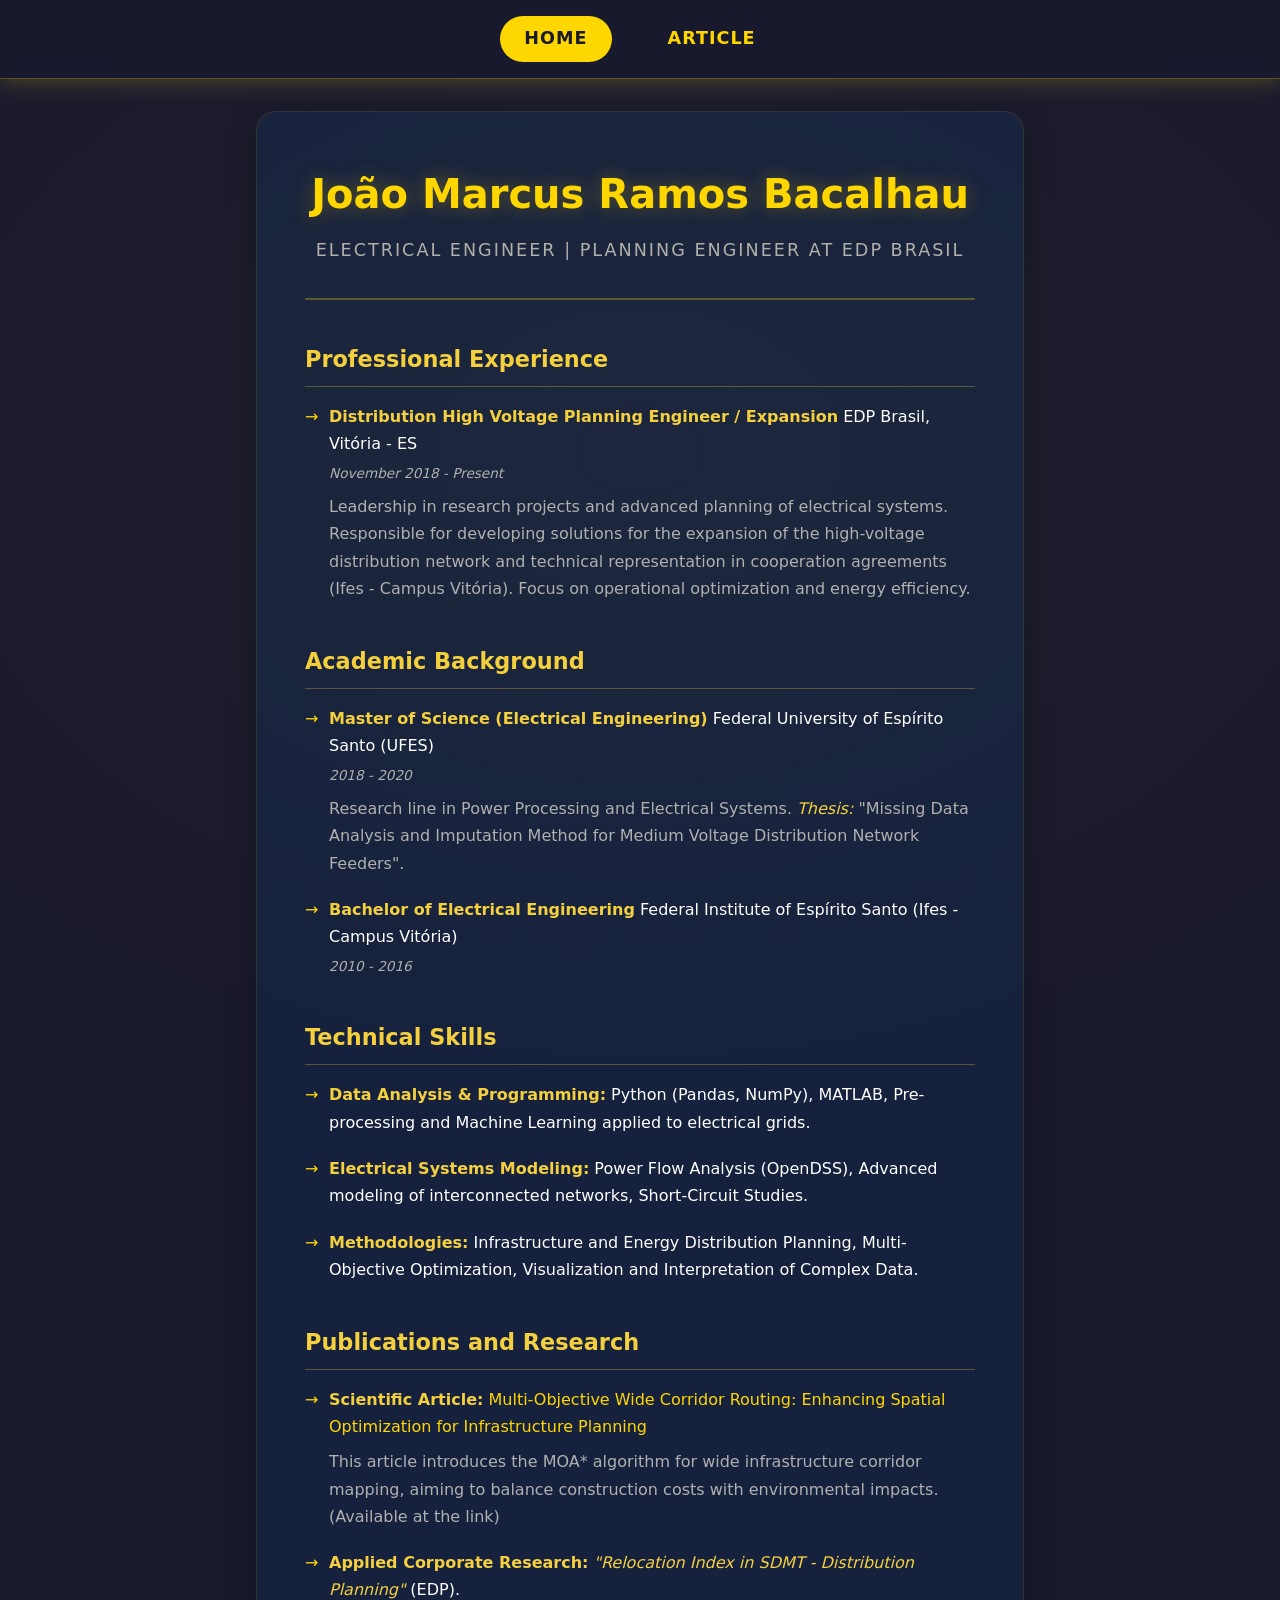
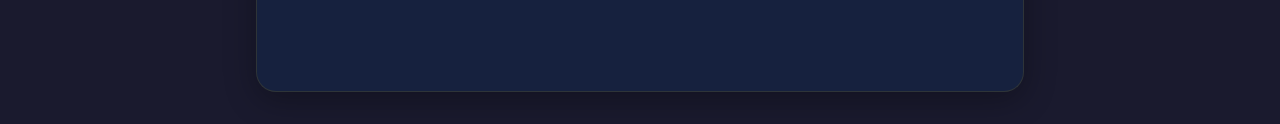
<file: index.html>
<!DOCTYPE html>
<html lang="en-US">
<head>
    <meta charset="UTF-8">
    <meta name="viewport" content="width=device-width, initial-scale=1.0">
    <title>João Marcus Ramos Bacalhau - Professional Profile</title>
    <link rel="stylesheet" href="css/styles.css">
</head>
<body>
    <!-- Navigation Bar -->
    <nav>
        <div class="nav-container">
            <a href="#" class="nav-link active" onclick="location.href='index.html'">Home</a>
            <a href="article.html" class="nav-link">Article</a>
        </div>
    </nav>

    <!-- Main content wrapper -->
    <main>
        <div class="content-card">
            <!-- Profile Header -->
            <header>
                <h1>João Marcus Ramos Bacalhau</h1>
                <h2>Electrical Engineer | Planning Engineer at EDP Brasil</h2>
            </header>

            <!-- Professional Experience Section -->
            <section>
                <h3>Professional Experience</h3>
                <ul>
                    <li>
                        <strong>Distribution High Voltage Planning Engineer / Expansion</strong>
                        <span class="institution">EDP Brasil, Vitória - ES</span><br>
                        <span class="date">November 2018 - Present</span>
                        <p class="text-muted">Leadership in research projects and advanced planning of electrical systems. Responsible for developing solutions for the expansion of the high-voltage distribution network and technical representation in cooperation agreements (Ifes - Campus Vitória). Focus on operational optimization and energy efficiency.</p>
                    </li>
                </ul>
            </section>

            <!-- Academic Background Section -->
            <section>
                <h3>Academic Background</h3>
                <ul>
                    <li>
                        <strong>Master of Science (Electrical Engineering)</strong>
                        <span class="institution">Federal University of Espírito Santo (UFES)</span><br>
                        <span class="date">2018 - 2020</span>
                        <p class="text-muted">Research line in Power Processing and Electrical Systems.
                        <em>Thesis:</em> "Missing Data Analysis and Imputation Method for Medium Voltage Distribution Network Feeders".</p>
                    </li>
                    <li>
                        <strong>Bachelor of Electrical Engineering</strong>
                        <span class="institution">Federal Institute of Espírito Santo (Ifes - Campus Vitória)</span><br>
                        <span class="date">2010 - 2016</span>
                    </li>
                </ul>
            </section>

            <!-- Skills Section -->
            <section>
                <h3>Technical Skills</h3>
                <ul class="skills-list">
                    <li>
                        <strong>Data Analysis & Programming:</strong> Python (Pandas, NumPy), MATLAB, Pre-processing and Machine Learning applied to electrical grids.
                    </li>
                    <li>
                        <strong>Electrical Systems Modeling:</strong> Power Flow Analysis (OpenDSS), Advanced modeling of interconnected networks, Short-Circuit Studies.
                    </li>
                    <li>
                        <strong>Methodologies:</strong> Infrastructure and Energy Distribution Planning, Multi-Objective Optimization, Visualization and Interpretation of Complex Data.
                    </li>
                </ul>
            </section>

            <!-- Publications Section -->
            <section>
                <h3>Publications and Research</h3>
                <ul>
                    <li>
                        <strong>Scientific Article:</strong> 
                        <a href="article.html" class="article-link">Multi-Objective Wide Corridor Routing: Enhancing Spatial Optimization for Infrastructure Planning</a>
                        <p class="text-muted">This article introduces the MOA* algorithm for wide infrastructure corridor mapping, aiming to balance construction costs with environmental impacts. (Available at the link)</p>
                    </li>
                    <li>
                        <strong>Applied Corporate Research:</strong> 
                        <em>"Relocation Index in SDMT - Distribution Planning"</em> (EDP).
                    </li>
                </ul>
            </section>
        </div>
    </main>
</body>
</html>
</file>
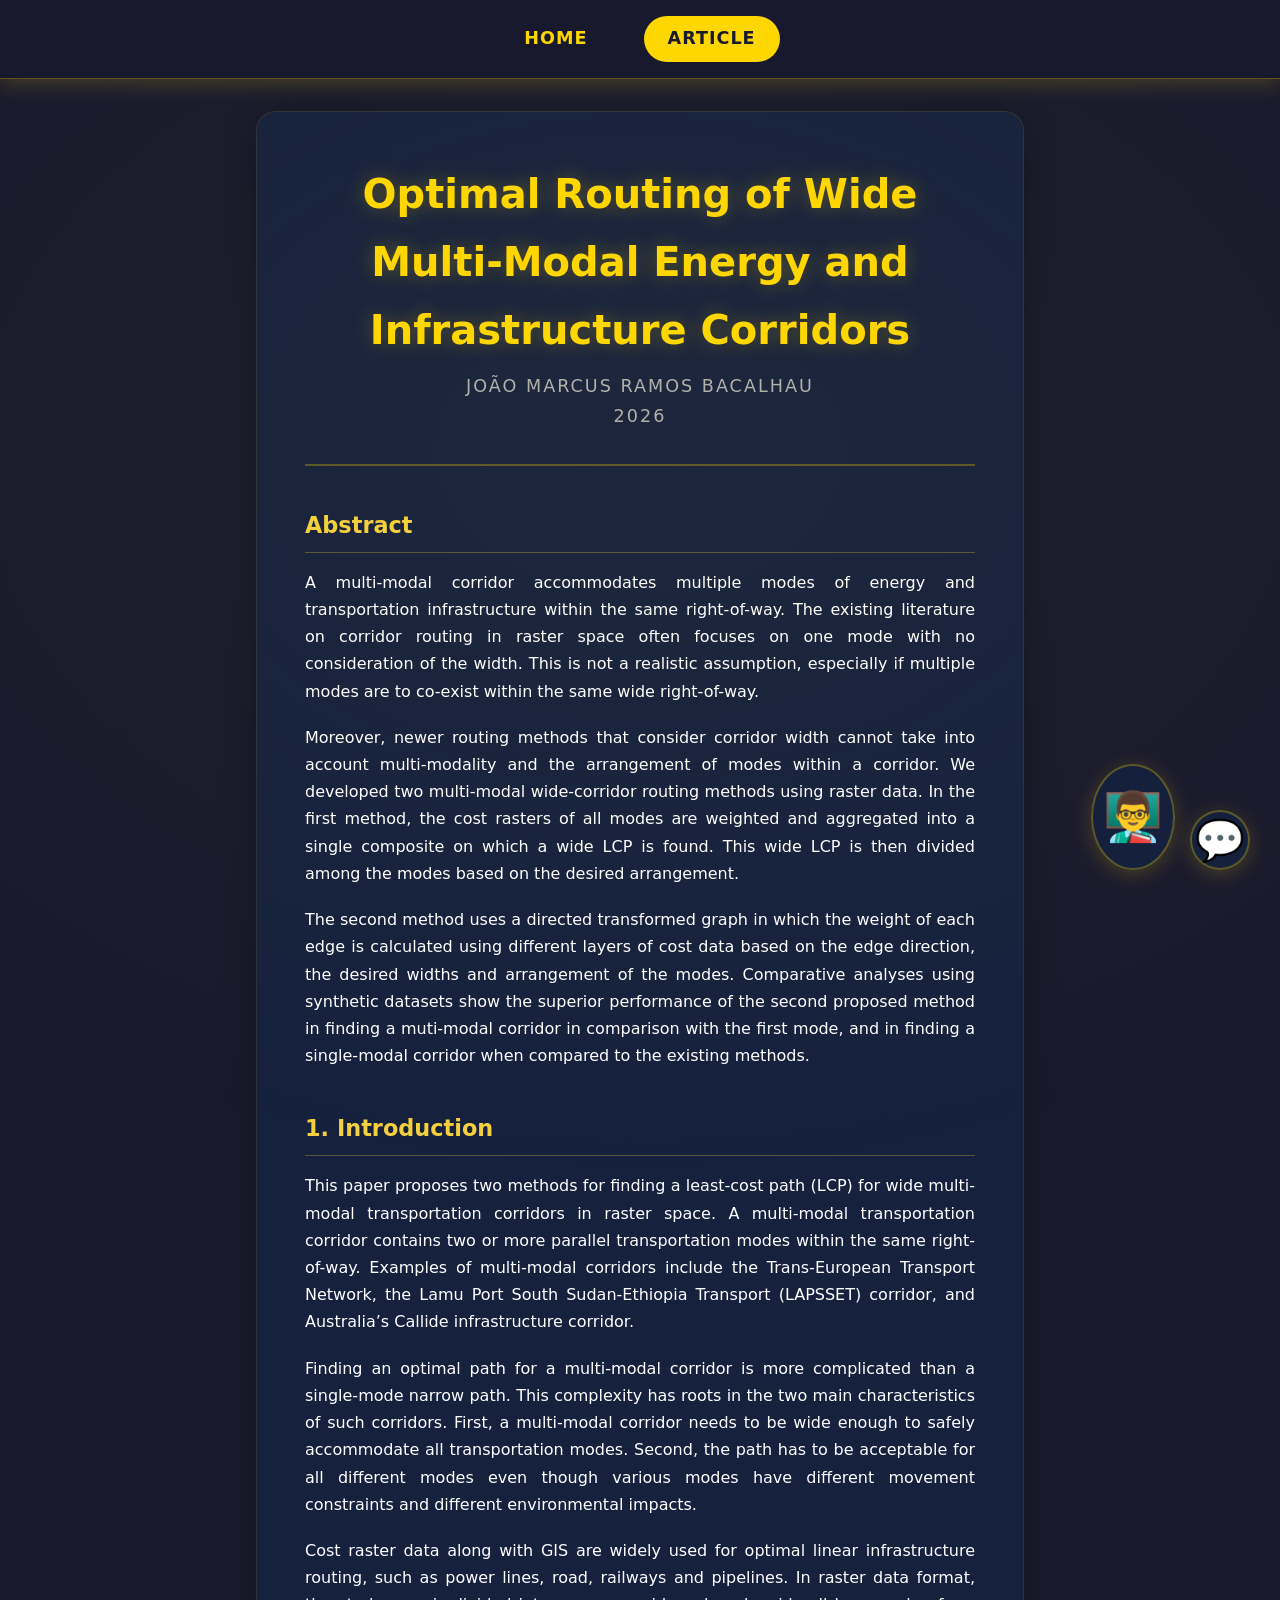
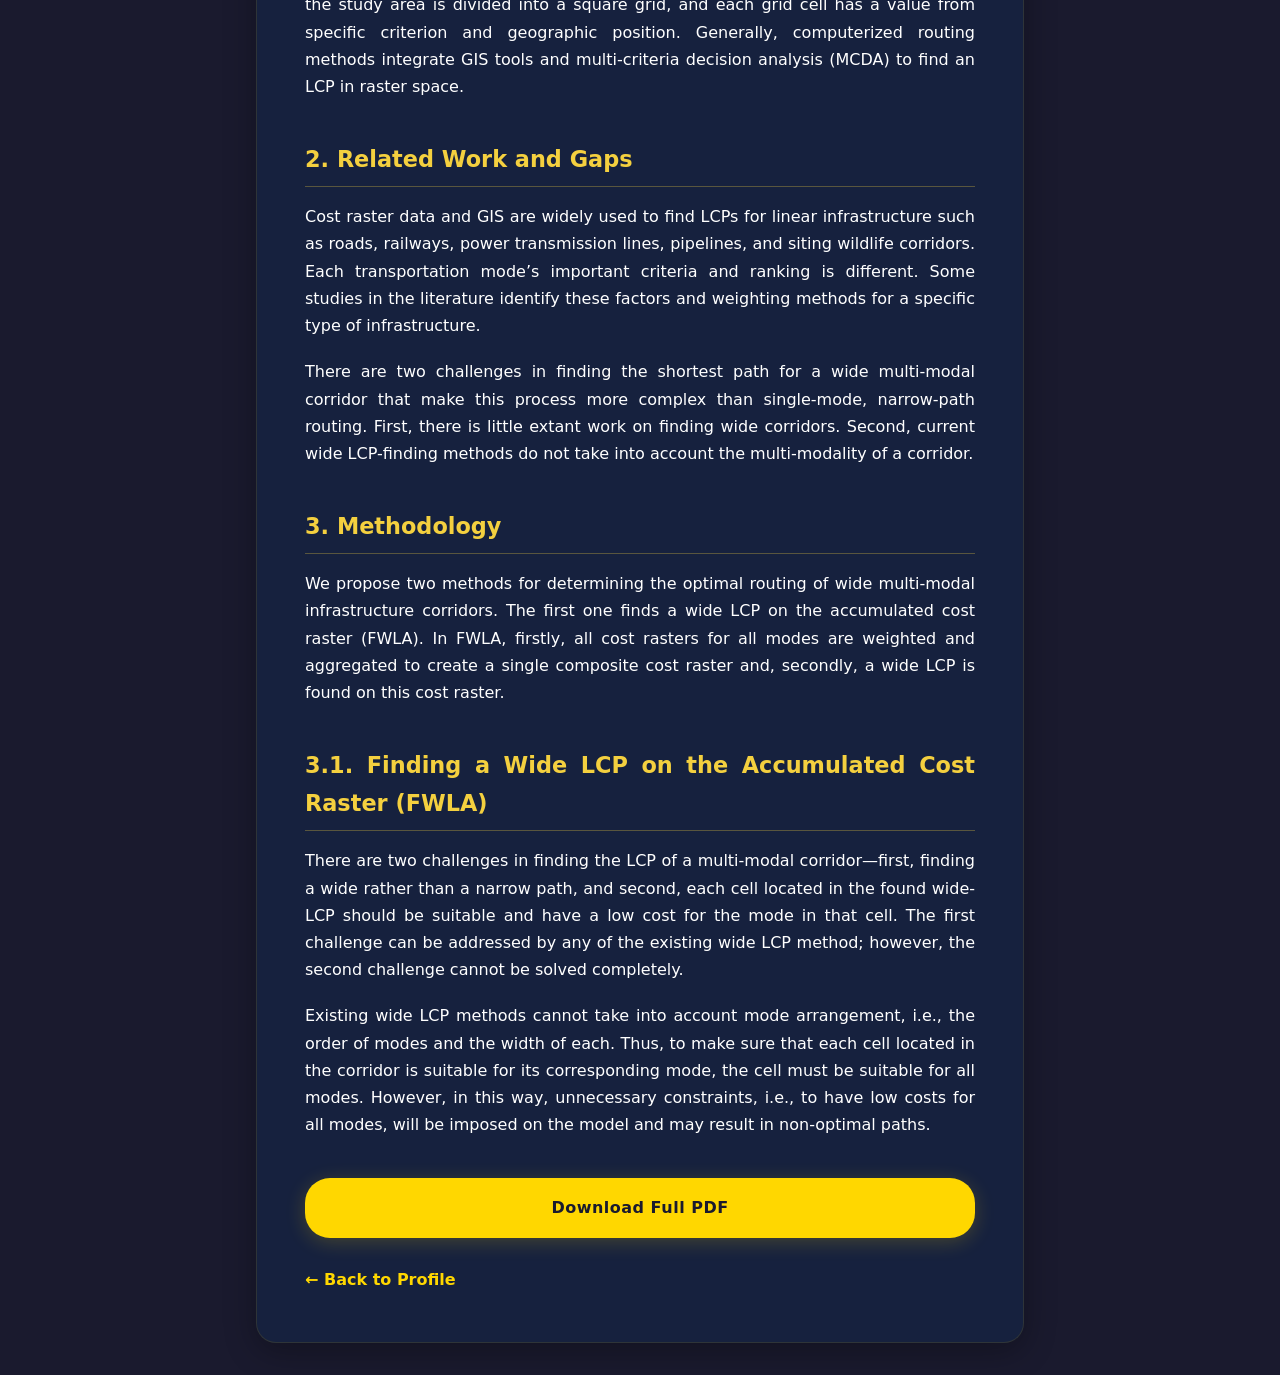
<file: article.html>
<!DOCTYPE html>
<html lang="en-US">
<head>
    <meta charset="UTF-8">
    <meta name="viewport" content="width=device-width, initial-scale=1.0">
        <title>Article - Optimal Routing of Wide Multi-Modal Energy</title>
    <!-- External stylesheet -->
    <link rel="stylesheet" href="css/styles.css">
</head>
<body>
    <!-- Navigation Bar -->
    <nav>
        <div class="nav-container">
            <a href="index.html" class="nav-link">Home</a>
            <a href="article.html" class="nav-link active">Article</a>
        </div>
    </nav>

    <!-- Fixed interactive widgets container -->
    <div class="fixed-avatar-wrapper">
        <!-- Audio guide avatar -->
        <div class="avatar-container-col">
                        <div class="speech-bubble" id="speechBubble">
                Hello! Click on me to activate the Audio Guide. I will explain the article as you scroll down the page.
            </div>
            <div class="avatar-icon" id="avatarEmoji" onclick="toggleAudioGuide()" title="Toggle Audio Guide">👨‍🏫</div>
        </div>

        <!-- Chat toggle icon -->
        <div class="chat-toggle-icon" id="chatToggle" onclick="toggleChat()" title="Chat with AI">💬</div>

        <!-- Chat Window UI -->
        <div class="chat-window" id="chatWindow">
           <div class="chat-header">
    <span>Article Assistant</span>
    <div>
        <button id="chatAudioBtn" onclick="toggleChatAudio()" title="Read AI Responses Aloud" style="margin-right: 8px;">🔇</button>
        <button onclick="toggleChat()">✕</button>
    </div>
            </div>
            <div class="chat-messages" id="chatMessages">
                <div class="message ai-message">Hello! I'm connected to your local model. Ask me anything about the article.</div>
            </div>
                        <div class="chat-input-area">
                            <button id="micBtn" onclick="toggleSpeechRecognition()" title="Voice Input">🎤</button>
                            <input type="text" id="chatInput" placeholder="Type a message..." onkeypress="handleChatEnter(event)">
                            <button onclick="sendMessage()">Send</button>
                        </div>
        </div>
    </div>

    <!-- Main Content -->
    <main>
        <div class="content-card">
            <header>
                <h1>Optimal Routing of Wide Multi-Modal Energy and Infrastructure Corridors</h1>
                <h2>João Marcus Ramos Bacalhau</h2>
                <h2>2026</h2>
            </header>

            <div id="content-wrapper">
                <section class="article-section" id="sec-abstract">
                    <h3>Abstract</h3>
                    <p>A multi-modal corridor accommodates multiple modes of energy and transportation infrastructure within the same right-of-way. The existing literature on corridor routing in raster space often focuses on one mode with no consideration of the width. This is not a realistic assumption, especially if multiple modes are to co-exist within the same wide right-of-way.</p>
                    <p>Moreover, newer routing methods that consider corridor width cannot take into account multi-modality and the arrangement of modes within a corridor. We developed two multi-modal wide-corridor routing methods using raster data. In the first method, the cost rasters of all modes are weighted and aggregated into a single composite on which a wide LCP is found. This wide LCP is then divided among the modes based on the desired arrangement.</p>
                    <p>The second method uses a directed transformed graph in which the weight of each edge is calculated using different layers of cost data based on the edge direction, the desired widths and arrangement of the modes. Comparative analyses using synthetic datasets show the superior performance of the second proposed method in finding a muti-modal corridor in comparison with the first mode, and in finding a single-modal corridor when compared to the existing methods.</p>
                </section>

                <section class="article-section" id="sec-intro">
                    <h3>1. Introduction</h3>
                    <p>This paper proposes two methods for finding a least-cost path (LCP) for wide multi-modal transportation corridors in raster space. A multi-modal transportation corridor contains two or more parallel transportation modes within the same right-of-way. Examples of multi-modal corridors include the Trans-European Transport Network, the Lamu Port South Sudan-Ethiopia Transport (LAPSSET) corridor, and Australia’s Callide infrastructure corridor.</p>
                    <p>Finding an optimal path for a multi-modal corridor is more complicated than a single-mode narrow path. This complexity has roots in the two main characteristics of such corridors. First, a multi-modal corridor needs to be wide enough to safely accommodate all transportation modes. Second, the path has to be acceptable for all different modes even though various modes have different movement constraints and different environmental impacts.</p>
                    <p>Cost raster data along with GIS are widely used for optimal linear infrastructure routing, such as power lines, road, railways and pipelines. In raster data format, the study area is divided into a square grid, and each grid cell has a value from specific criterion and geographic position. Generally, computerized routing methods integrate GIS tools and multi-criteria decision analysis (MCDA) to find an LCP in raster space.</p>
                </section>

                <section class="article-section" id="sec-related">
                    <h3>2. Related Work and Gaps</h3>
                    <p>Cost raster data and GIS are widely used to find LCPs for linear infrastructure such as roads, railways, power transmission lines, pipelines, and siting wildlife corridors. Each transportation mode’s important criteria and ranking is different. Some studies in the literature identify these factors and weighting methods for a specific type of infrastructure.</p>
                    <p>There are two challenges in finding the shortest path for a wide multi-modal corridor that make this process more complex than single-mode, narrow-path routing. First, there is little extant work on finding wide corridors. Second, current wide LCP-finding methods do not take into account the multi-modality of a corridor.</p>
                </section>

                <section class="article-section" id="sec-methodology">
                    <h3>3. Methodology</h3>
                    <p>We propose two methods for determining the optimal routing of wide multi-modal infrastructure corridors. The first one finds a wide LCP on the accumulated cost raster (FWLA). In FWLA, firstly, all cost rasters for all modes are weighted and aggregated to create a single composite cost raster and, secondly, a wide LCP is found on this cost raster.</p>
                </section>

                <section class="article-section" id="sec-fwla">
                    <h3>3.1. Finding a Wide LCP on the Accumulated Cost Raster (FWLA)</h3>
                    <p>There are two challenges in finding the LCP of a multi-modal corridor—first, finding a wide rather than a narrow path, and second, each cell located in the found wide-LCP should be suitable and have a low cost for the mode in that cell. The first challenge can be addressed by any of the existing wide LCP method; however, the second challenge cannot be solved completely.</p>
                    <p>Existing wide LCP methods cannot take into account mode arrangement, i.e., the order of modes and the width of each. Thus, to make sure that each cell located in the corridor is suitable for its corresponding mode, the cell must be suitable for all modes. However, in this way, unnecessary constraints, i.e., to have low costs for all modes, will be imposed on the model and may result in non-optimal paths.</p>
                </section>
            </div>

                        <a href="Article_Output.pdf" class="btn-download">Download Full PDF</a>
            <a href="index.html" class="back-link">← Back to Profile</a>
        </div>
    </main>

    <!-- External JavaScript File -->
    <script src="js/article.js"></script>
</body>
</html>
</file>
<file: css/styles.css>
/* CSS variables for dark theme with yellow accents */
:root {
    --bg-color: #1a1a2e;
    --card-bg: #16213e;
    --primary-yellow: #ffd700;
    --secondary-yellow: #f4d03f;
    --text-light: #ffffff;
    --text-muted: #b0b0b0;
    --gradient-1: linear-gradient(135deg, #1a1a2e 0%, #16213e 100%);
    --glow: 0 4px 20px rgba(255, 215, 0, 0.2);
}

/* Reset and base styles */
* {
    margin: 0;
    padding: 0;
    box-sizing: border-box;
}

body {
    font-family: 'Segoe UI', system-ui, -apple-system, sans-serif;
    background: var(--bg-color);
    color: var(--text-light);
    line-height: 1.7;
    min-height: 100vh;
}

/* Animated gradient background */
body::before {
    content: '';
    position: fixed;
    top: -50%;
    left: -50%;
    width: 200%;
    height: 200%;
    background: radial-gradient(ellipse at center, rgba(255,215,0,0.03) 0%, transparent 60%);
    animation: gradientFloat 20s ease-in-out infinite;
    pointer-events: none;
}

@keyframes gradientFloat {
    0%, 100% { transform: translate(0, 0); }
    50% { transform: translate(-5%, -5%); }
}

/* Navigation bar */
nav {
    background: rgba(26, 26, 46, 0.95);
    backdrop-filter: blur(10px);
    border-bottom: 1px solid rgba(255, 215, 0, 0.3);
    position: sticky;
    top: 0;
    z-index: 100;
    box-shadow: var(--glow);
}

.nav-container {
    max-width: 900px;
    margin: 0 auto;
    padding: 1rem;
    display: flex;
    justify-content: center;
    gap: 2rem;
}

.nav-link {
    color: var(--primary-yellow);
    text-decoration: none;
    font-weight: 600;
    font-size: 1.1rem;
    padding: 0.5rem 1.5rem;
    border-radius: 25px;
    transition: all 0.3s ease;
    text-transform: uppercase;
    letter-spacing: 1px;
}

.nav-link:hover {
    background: rgba(255, 215, 0, 0.15);
    color: var(--secondary-yellow);
    transform: translateY(-2px);
    box-shadow: 0 4px 15px rgba(255, 215, 0, 0.2);
}

.nav-link.active {
    background: var(--primary-yellow);
    color: var(--bg-color);
}

/* Main container */
main {
    max-width: 800px;
    margin: 2rem auto;
    padding: 0 1rem;
}

.content-card {
    background: var(--card-bg);
    border-radius: 20px;
    padding: 3rem;
    border: 1px solid rgba(255, 215, 0, 0.1);
    box-shadow: 0 8px 32px rgba(0, 0, 0, 0.3);
}

/* Header styling */
header {
    text-align: center;
    margin-bottom: 2.5rem;
    padding-bottom: 2rem;
    border-bottom: 2px solid rgba(255, 215, 0, 0.3);
}

header h1 {
    color: var(--primary-yellow);
    margin: 0 0 0.5rem 0;
    font-size: 2.5rem;
    font-weight: 700;
    text-shadow: 0 0 20px rgba(255, 215, 0, 0.3);
}

header h2 {
    color: var(--text-muted);
    margin: 0;
    font-weight: 400;
    font-size: 1.1rem;
    letter-spacing: 2px;
    text-transform: uppercase;
}

/* Section styling */
section {
    margin-bottom: 2.5rem;
}

section p.text-muted {
    margin-top: 0.5rem;
    color: var(--text-muted);
}

section h3 {
    color: var(--secondary-yellow);
    border-bottom: 1px solid rgba(244, 208, 63, 0.3);
    padding-bottom: 0.5rem;
    margin-bottom: 1rem;
    font-size: 1.4rem;
}

/* Lists and typography */
ul {
    list-style-type: none;
}

li {
    margin-bottom: 1.2rem;
    padding-left: 1.5rem;
    position: relative;
}

li::before {
    content: '→';
    position: absolute;
    left: 0;
    color: var(--primary-yellow);
}

strong {
    color: var(--secondary-yellow);
}

.date {
    font-size: 0.85rem;
    color: var(--text-muted);
    display: block;
    margin-top: 0.3rem;
    font-style: italic;
}

/* Links */
a {
    color: var(--primary-yellow);
    text-decoration: none;
    transition: all 0.3s ease;
}

a:hover {
    color: var(--secondary-yellow);
    text-decoration: underline;
}

/* Speech bubble */
.avatar-container {
    display: inline-flex;
    align-items: center;
    margin-left: 0.8rem;
    cursor: pointer;
}

.avatar {
    font-size: 1.2rem;
    background: rgba(255, 215, 0, 0.1);
    border-radius: 50%;
    padding: 8px;
    box-shadow: var(--glow);
    transition: all 0.3s ease;
}

.avatar:hover {
    transform: scale(1.1) rotate(5deg);
    background: rgba(255, 215, 0, 0.25);
}

.speech-bubble {
    visibility: hidden;
    width: 280px;
    background: var(--card-bg);
    color: var(--text-light);
    text-align: left;
    border-radius: 15px;
    padding: 15px;
    position: absolute;
    z-index: 1;
    bottom: 120%;
    left: 50%;
    margin-left: -140px;
    opacity: 0;
    transition: all 0.3s ease;
    font-size: 0.8rem;
    font-weight: normal;
    border: 1px solid rgba(255, 215, 0, 0.3);
    box-shadow: var(--glow);
}

.speech-bubble::after {
    content: '';
    position: absolute;
    top: 100%;
    left: 50%;
    margin-left: -10px;
    border-width: 8px;
    border-style: solid;
    border-color: rgba(255, 215, 0, 0.3) transparent transparent transparent;
}

.avatar-container:hover .speech-bubble {
    visibility: visible;
    opacity: 1;
}

/* Emphasis styling */
em {
    color: var(--secondary-yellow);
    font-style: italic;
}

i {
    color: var(--primary-yellow);
}

/* Chat UI Styles */
.fixed-avatar-wrapper {
    display: flex;
    align-items: flex-end;
    flex-direction: row;
    gap: 15px;
    z-index: 1000;
}

.chat-toggle-icon {
    font-size: 2.5rem;
    cursor: pointer;
    background: rgba(22, 33, 62, 0.95);
    backdrop-filter: blur(8px);
    border-radius: 50%;
    box-shadow: var(--glow);
    transition: all 0.3s ease;
    padding: 10px;
    border: 2px solid rgba(255, 215, 0, 0.3);
    user-select: none;
    display: flex;
    justify-content: center;
    align-items: center;
    width: 60px;
    height: 60px;
}

.chat-toggle-icon:hover {
    transform: scale(1.1);
    border-color: var(--secondary-yellow);
    background: rgba(255, 215, 0, 0.2);
}

.chat-window {
    display: none;
    position: absolute;
    bottom: 80px;
    right: 0;
    width: 350px;
    height: 450px;
    background: var(--card-bg);
    border: 1px solid rgba(255, 215, 0, 0.3);
    border-radius: 15px;
    box-shadow: 0 8px 32px rgba(0, 0, 0, 0.5);
    flex-direction: column;
    overflow: hidden;
}

.chat-window.active {
    display: flex;
}

.chat-header {
    background: rgba(26, 26, 46, 0.95);
    padding: 15px;
    font-weight: bold;
    color: var(--primary-yellow);
    display: flex;
    justify-content: space-between;
    align-items: center;
    border-bottom: 1px solid rgba(255, 215, 0, 0.2);
}

.chat-header button {
    background: none;
    border: none;
    color: var(--text-light);
    cursor: pointer;
    font-size: 1.2rem;
}

.chat-header button:hover {
    color: var(--primary-yellow);
}

.chat-messages {
    flex-grow: 1;
    padding: 15px;
    overflow-y: auto;
    display: flex;
    flex-direction: column;
    gap: 10px;
}

.message {
    max-width: 80%;
    padding: 10px 15px;
    border-radius: 12px;
    font-size: 0.9rem;
    line-height: 1.4;
}

.user-message {
    background: rgba(255, 215, 0, 0.15);
    color: var(--text-light);
    align-self: flex-end;
    border-bottom-right-radius: 2px;
}

.ai-message {
    background: rgba(0, 0, 0, 0.2);
    color: var(--text-light);
    align-self: flex-start;
    border-bottom-left-radius: 2px;
    border: 1px solid rgba(255, 215, 0, 0.1);
}

.chat-input-area {
    display: flex;
    padding: 10px;
    background: rgba(26, 26, 46, 0.95);
    border-top: 1px solid rgba(255, 215, 0, 0.2);
    gap: 10px;
}

.chat-input-area input {
    flex-grow: 1;
    background: rgba(0, 0, 0, 0.2);
    border: 1px solid rgba(255, 215, 0, 0.3);
    color: var(--text-light);
    border-radius: 20px;
    padding: 8px 15px;
    outline: none;
}

.chat-input-area input:focus {
    border-color: var(--primary-yellow);
}

.chat-input-area button {
    background: var(--primary-yellow);
    color: var(--bg-color);
    border: none;
    border-radius: 20px;
    padding: 8px 15px;
    font-weight: bold;
    cursor: pointer;
    transition: all 0.2s ease;
}

.chat-input-area button:hover {
    background: var(--secondary-yellow);
    transform: scale(1.05);
}

#micBtn {
    background: none;
    border: 1px solid rgba(255, 215, 0, 0.3);
    border-radius: 50%;
    width: 35px;
    height: 35px;
    padding: 0;
    display: flex;
    justify-content: center;
    align-items: center;
    font-size: 1.1rem;
    cursor: pointer;
    transition: all 0.3s ease;
    color: var(--text-light);
}

#micBtn:hover {
    background: rgba(255, 215, 0, 0.1);
    transform: scale(1.1);
}

.loading-indicator {
    font-size: 0.8rem;
    color: var(--text-muted);
    align-self: flex-start;
    padding-left: 10px;
    font-style: italic;
    display: none;
}

.article-link {
    color: var(--primary-yellow);
    text-decoration: none;
}

.article-link:hover {
    text-decoration: underline;
}

/* Ensure the chat window stays above all other floating elements */
.chat-window {
    z-index: 9999;
}

/* Article-specific styles */
.article-section {
    margin-bottom: 2.5rem;
    text-align: justify;
    scroll-margin-top: 80px;
}

.article-section p {
    margin-bottom: 1.2rem;
    color: var(--text-light);
}

.btn-download {
    display: block;
    text-align: center;
    margin-top: 2.5rem;
    padding: 1rem 1.5rem;
    background: var(--primary-yellow);
    color: var(--bg-color);
    text-decoration: none;
    border-radius: 25px;
    font-weight: 700;
    letter-spacing: 0.5px;
    transition: all 0.3s ease;
    box-shadow: var(--glow);
}

.btn-download:hover {
    background: var(--secondary-yellow);
    color: var(--bg-color);
    text-decoration: none;
    transform: translateY(-2px);
    box-shadow: 0 6px 25px rgba(255, 215, 0, 0.35);
}

.back-link {
    display: inline-block;
    margin-top: 1.8rem;
    color: var(--primary-yellow);
    text-decoration: none;
    font-weight: 600;
    transition: all 0.3s ease;
}

.back-link:hover {
    color: var(--secondary-yellow);
    transform: translateX(-3px);
}

/* Fixed interactive widgets wrapper */
.fixed-avatar-wrapper {
    position: fixed;
    bottom: 30px;
    right: 30px;
    z-index: 1000;
    display: flex;
    align-items: flex-end;
    flex-direction: row;
    gap: 15px;
}

/* Avatar styles */
.avatar-container-col {
    display: flex;
    flex-direction: column;
    align-items: flex-end;
}

.avatar-icon {
    font-size: 3rem;
    cursor: pointer;
    background: rgba(22, 33, 62, 0.95);
    backdrop-filter: blur(8px);
    border-radius: 50%;
    box-shadow: var(--glow);
    transition: all 0.3s ease;
    padding: 10px;
    border: 2px solid rgba(255, 215, 0, 0.3);
    user-select: none;
}

.avatar-icon:hover {
    transform: scale(1.1) rotate(5deg);
    border-color: var(--secondary-yellow);
    background: rgba(255, 215, 0, 0.2);
}

.avatar-icon.active {
    border-color: var(--primary-yellow);
    animation: yellowPulse 2s infinite;
}

@keyframes yellowPulse {
    0% { box-shadow: 0 0 0 0 rgba(255, 215, 0, 0.6); }
    70% { box-shadow: 0 0 0 16px rgba(255, 215, 0, 0); }
    100% { box-shadow: 0 0 0 0 rgba(255, 215, 0, 0); }
}
</file>
